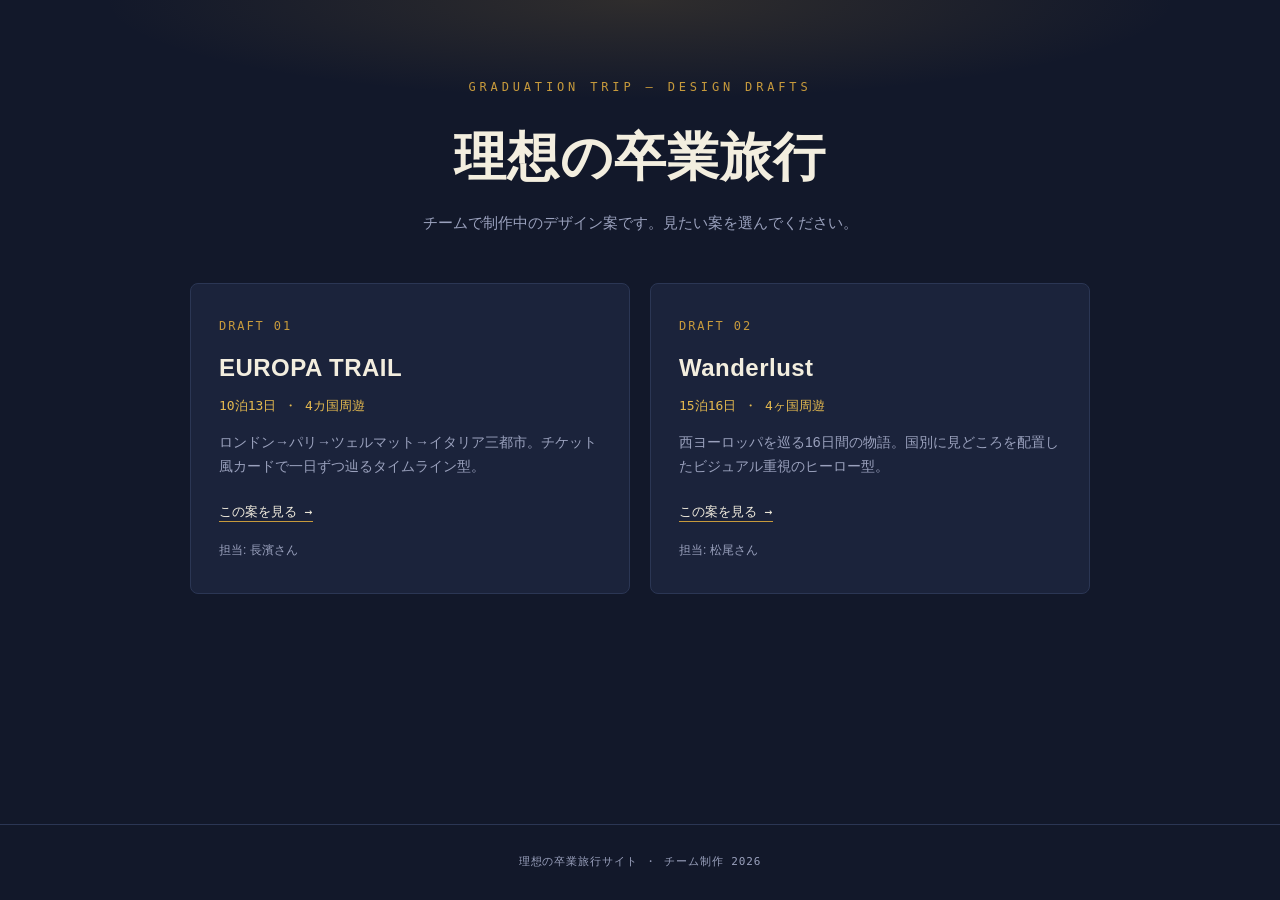
<file: index.html>
<!DOCTYPE html>
<html lang="ja">
<head>
<meta charset="UTF-8">
<meta name="viewport" content="width=device-width, initial-scale=1.0">
<title>理想の卒業旅行 — デザイン案</title>
<style>
  :root {
    --ink: #12182A;
    --ink-soft: #1B233B;
    --ink-line: #2B3654;
    --gold: #C79A3C;
    --gold-bright: #E4B94F;
    --text: #F3EEDF;
    --text-muted: #9AA1BD;
  }
  * { box-sizing: border-box; }
  body {
    margin: 0;
    min-height: 100vh;
    background: var(--ink);
    color: var(--text);
    font-family: "Hiragino Kaku Gothic ProN", "Yu Gothic", "Meiryo", sans-serif;
    line-height: 1.7;
    display: flex;
    flex-direction: column;
  }
  .wrap { width: 90%; max-width: 900px; margin: 0 auto; }
  header {
    text-align: center;
    padding: 72px 0 48px;
    position: relative;
    overflow: hidden;
  }
  header::before {
    content: "";
    position: absolute; inset: 0;
    background: radial-gradient(ellipse 60% 50% at 50% 0%, rgba(199,154,60,0.16), transparent 70%);
    pointer-events: none;
  }
  .eyebrow {
    font-size: 12px; letter-spacing: 0.32em; color: var(--gold);
    text-transform: uppercase; font-family: monospace;
  }
  h1 {
    font-size: clamp(30px, 6vw, 52px);
    margin: 14px 0 8px; font-weight: 700; letter-spacing: 0.02em;
  }
  header p { color: var(--text-muted); margin: 0; font-size: 15px; }

  .cards {
    display: grid; grid-template-columns: 1fr; gap: 20px;
    padding-bottom: 64px;
  }
  @media (min-width: 640px) { .cards { grid-template-columns: 1fr 1fr; } }

  .card {
    display: block; text-decoration: none; color: inherit;
    background: var(--ink-soft);
    border: 1px solid var(--ink-line);
    border-radius: 8px;
    padding: 32px 28px;
    transition: transform 0.2s ease, border-color 0.2s ease;
  }
  .card:hover { transform: translateY(-4px); border-color: var(--gold-bright); }
  .card .num {
    font-family: monospace; font-size: 12px; letter-spacing: 0.16em;
    color: var(--gold); display: block; margin-bottom: 12px;
  }
  .card h2 { margin: 0 0 6px; font-size: 24px; letter-spacing: 0.02em; }
  .card .sub { color: var(--gold-bright); font-size: 13px; margin-bottom: 14px; font-family: monospace; }
  .card .desc { color: var(--text-muted); font-size: 14px; margin: 0 0 18px; }
  .card .go {
    font-size: 13px; color: var(--text); font-family: monospace;
    border-bottom: 1px solid var(--gold); padding-bottom: 2px;
  }
  .credit { font-size: 12px; color: var(--text-muted); margin-top: 16px; }

  footer {
    margin-top: auto;
    border-top: 1px solid var(--ink-line);
    padding: 28px 0; text-align: center;
    font-family: monospace; font-size: 11px; letter-spacing: 0.08em;
    color: var(--text-muted);
  }
</style>
</head>
<body>

<header>
  <div class="wrap">
    <span class="eyebrow">Graduation Trip — Design Drafts</span>
    <h1>理想の卒業旅行</h1>
    <p>チームで制作中のデザイン案です。見たい案を選んでください。</p>
  </div>
</header>

<div class="wrap">
  <div class="cards">
    <a class="card" href="site1/index.html">
      <span class="num">DRAFT 01</span>
      <h2>EUROPA TRAIL</h2>
      <div class="sub">10泊13日 ・ 4カ国周遊</div>
      <p class="desc">ロンドン→パリ→ツェルマット→イタリア三都市。チケット風カードで一日ずつ辿るタイムライン型。</p>
      <span class="go">この案を見る →</span>
      <div class="credit">担当: 長濱さん</div>
    </a>

    <a class="card" href="site2/index.html">
      <span class="num">DRAFT 02</span>
      <h2>Wanderlust</h2>
      <div class="sub">15泊16日 ・ 4ヶ国周遊</div>
      <p class="desc">西ヨーロッパを巡る16日間の物語。国別に見どころを配置したビジュアル重視のヒーロー型。</p>
      <span class="go">この案を見る →</span>
      <div class="credit">担当: 松尾さん</div>
    </a>
  </div>
</div>

<footer>
  理想の卒業旅行サイト ・ チーム制作 2026
</footer>

</body>
</html>
</file>
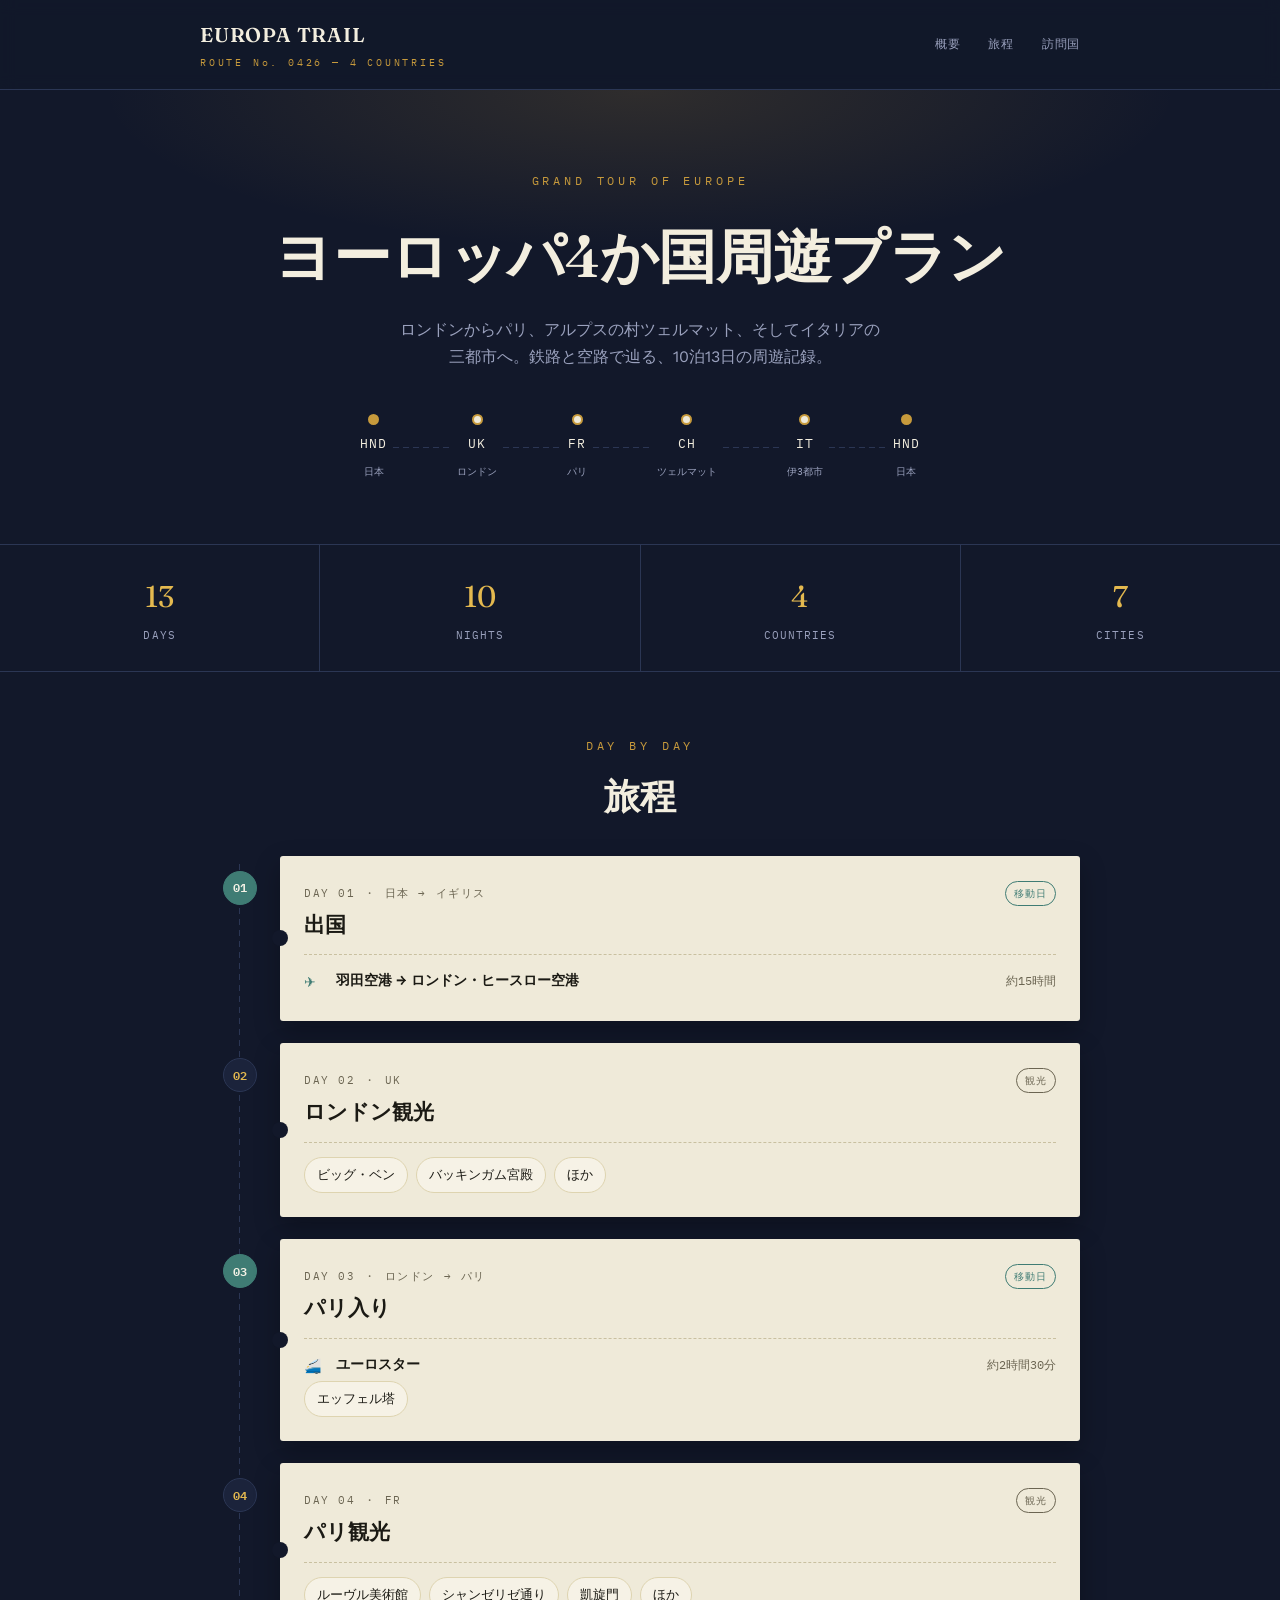
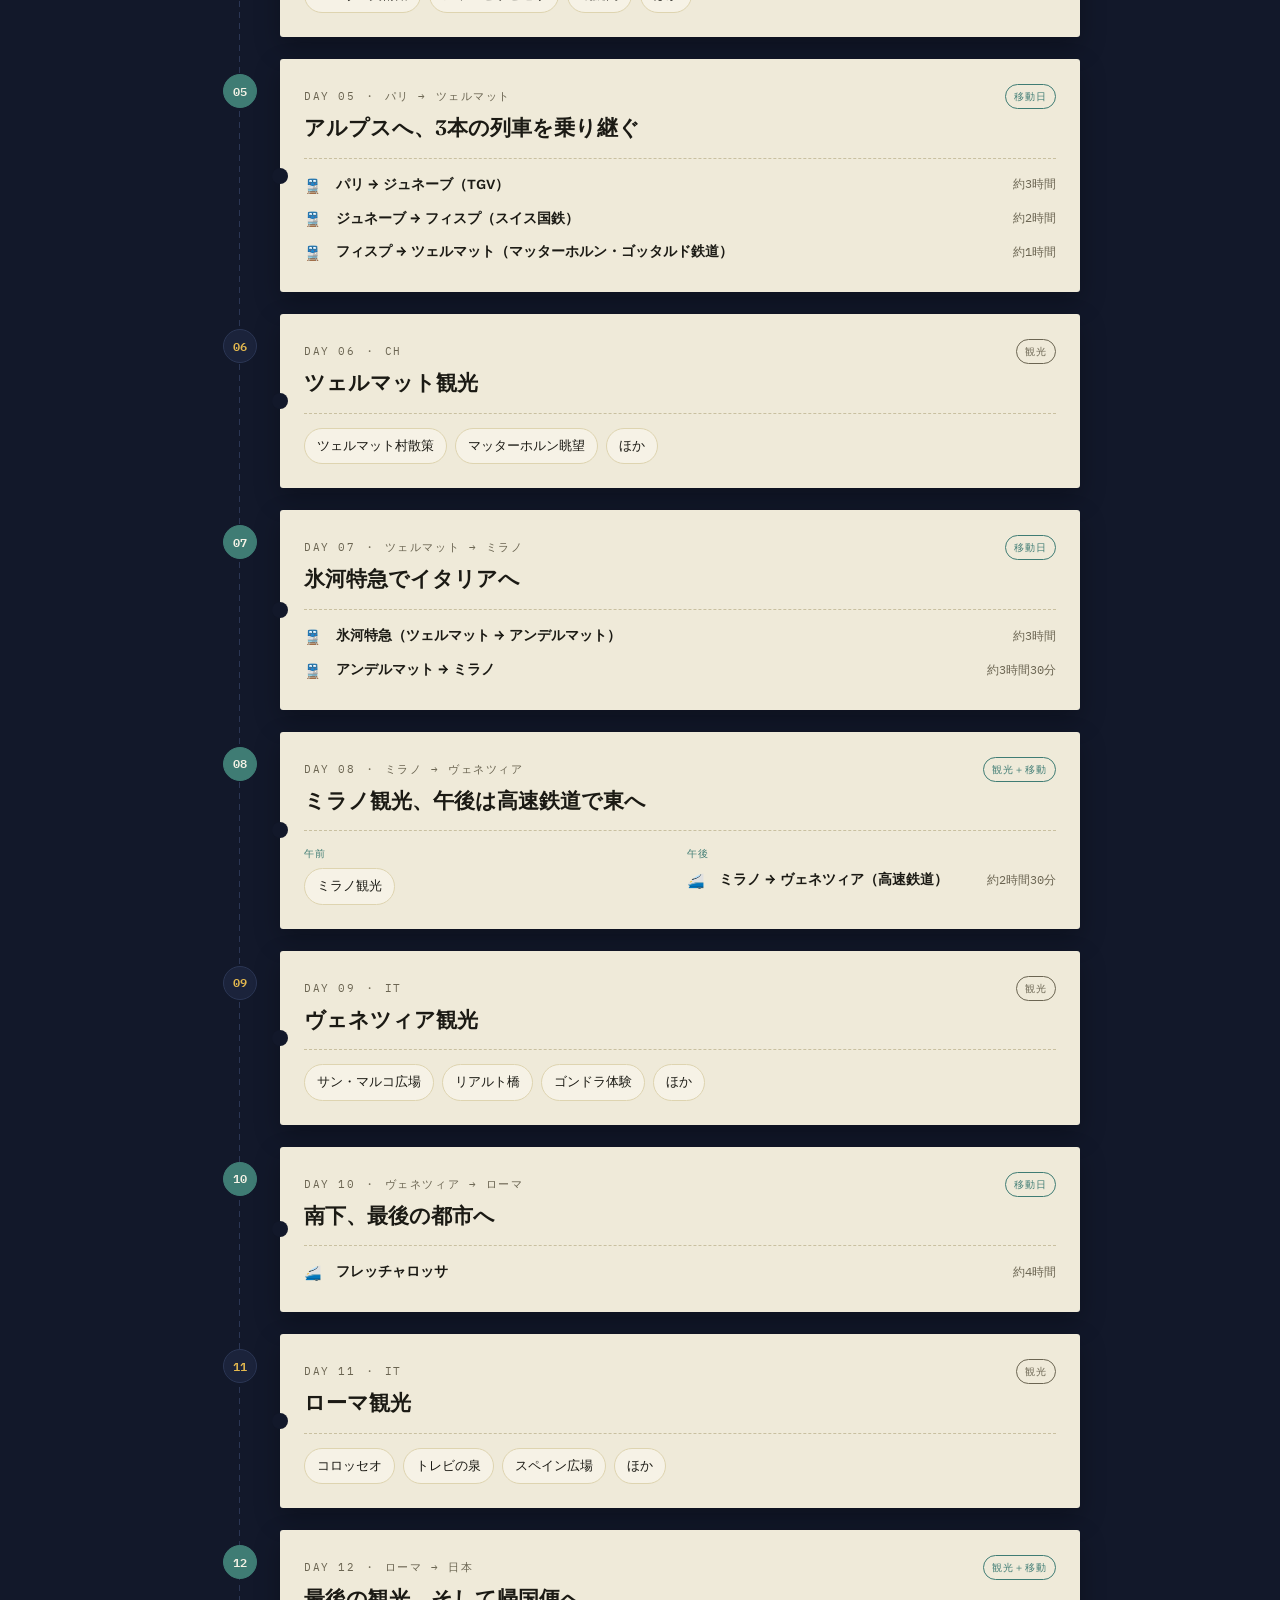
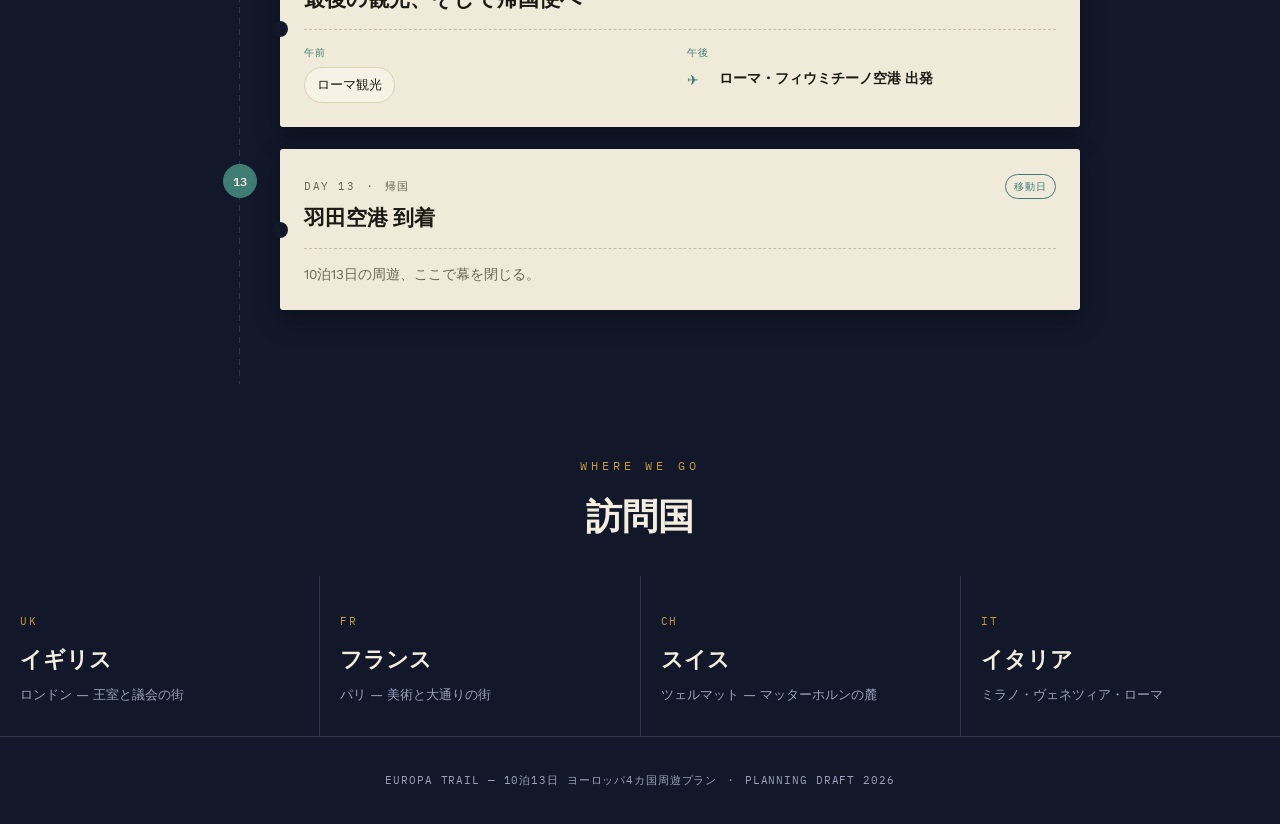
<file: site1/index.html>
<!DOCTYPE html>
<html lang="ja">
<head>
<meta charset="UTF-8">
<meta name="viewport" content="width=device-width, initial-scale=1.0">
<title>EUROPA TRAIL — ヨーロッパ4カ国周遊プラン</title>
<link rel="preconnect" href="https://fonts.googleapis.com">
<link rel="preconnect" href="https://fonts.gstatic.com" crossorigin>
<link href="https://fonts.googleapis.com/css2?family=Fraunces:opsz,wght@9..144,500;9..144,600;9..144,700&family=Work+Sans:wght@400;500;600&family=IBM+Plex+Mono:wght@400;500&display=swap" rel="stylesheet">
<link rel="stylesheet" href="style.css">
</head>
<body>

<header class="site-header">
    <div class="container header-inner">
        <h1 class="logo">EUROPA TRAIL<span>ROUTE No. 0426 — 4 COUNTRIES</span></h1>
        <nav class="nav">
            <ul>
                <li><a href="#overview">概要</a></li>
                <li><a href="#itinerary">旅程</a></li>
                <li><a href="#countries">訪問国</a></li>
            </ul>
        </nav>
    </div>
</header>

<section class="hero" id="overview">
    <div class="container">
        <span class="eyebrow">Grand Tour of Europe</span>
        <h2>ヨーロッパ4か国周遊プラン</h2>
        <p class="lede">ロンドンからパリ、アルプスの村ツェルマット、そしてイタリアの三都市へ。鉄路と空路で辿る、10泊13日の周遊記録。</p>

        <div class="route-map" aria-hidden="true">
            <div class="node origin"><span class="dot"></span><span class="code">HND</span><span class="city">日本</span></div>
            <div class="seg"></div>
            <div class="node"><span class="dot"></span><span class="code">UK</span><span class="city">ロンドン</span></div>
            <div class="seg"></div>
            <div class="node"><span class="dot"></span><span class="code">FR</span><span class="city">パリ</span></div>
            <div class="seg"></div>
            <div class="node"><span class="dot"></span><span class="code">CH</span><span class="city">ツェルマット</span></div>
            <div class="seg"></div>
            <div class="node"><span class="dot"></span><span class="code">IT</span><span class="city">伊3都市</span></div>
            <div class="seg"></div>
            <div class="node dest"><span class="dot"></span><span class="code">HND</span><span class="city">日本</span></div>
        </div>
    </div>
</section>

<div class="stats">
    <div class="stat"><span class="num">13</span><span class="label">DAYS</span></div>
    <div class="stat"><span class="num">10</span><span class="label">NIGHTS</span></div>
    <div class="stat"><span class="num">4</span><span class="label">COUNTRIES</span></div>
    <div class="stat"><span class="num">7</span><span class="label">CITIES</span></div>
</div>

<main>
    <div class="section-head" id="itinerary">
        <span class="eyebrow">Day by Day</span>
        <h3>旅程</h3>
    </div>

    <div class="container">
        <div class="timeline">

            <!-- Day 1 -->
            <article class="day is-travel">
                <div class="marker"><div class="badge">01</div></div>
                <div class="ticket">
                    <div class="ticket-top">
                        <div>
                            <span class="ticket-day">DAY 01 ・ 日本 → イギリス</span>
                            <h4 class="ticket-title">出国</h4>
                        </div>
                        <span class="tag">移動日</span>
                    </div>
                    <div class="legs">
                        <div class="leg">
                            <span class="icon">✈</span>
                            <span class="route">羽田空港 → ロンドン・ヒースロー空港</span>
                            <span class="duration">約15時間</span>
                        </div>
                    </div>
                </div>
            </article>

            <!-- Day 2 -->
            <article class="day">
                <div class="marker"><div class="badge">02</div></div>
                <div class="ticket">
                    <div class="ticket-top">
                        <div>
                            <span class="ticket-day">DAY 02 ・ UK</span>
                            <h4 class="ticket-title">ロンドン観光</h4>
                        </div>
                        <span class="tag">観光</span>
                    </div>
                    <div class="spots">
                        <span class="spot">ビッグ・ベン</span>
                        <span class="spot">バッキンガム宮殿</span>
                        <span class="spot">ほか</span>
                    </div>
                </div>
            </article>

            <!-- Day 3 -->
            <article class="day is-travel">
                <div class="marker"><div class="badge">03</div></div>
                <div class="ticket">
                    <div class="ticket-top">
                        <div>
                            <span class="ticket-day">DAY 03 ・ ロンドン → パリ</span>
                            <h4 class="ticket-title">パリ入り</h4>
                        </div>
                        <span class="tag">移動日</span>
                    </div>
                    <div class="legs">
                        <div class="leg">
                            <span class="icon">🚄</span>
                            <span class="route">ユーロスター</span>
                            <span class="duration">約2時間30分</span>
                        </div>
                    </div>
                    <div class="spots">
                        <span class="spot">エッフェル塔</span>
                    </div>
                </div>
            </article>

            <!-- Day 4 -->
            <article class="day">
                <div class="marker"><div class="badge">04</div></div>
                <div class="ticket">
                    <div class="ticket-top">
                        <div>
                            <span class="ticket-day">DAY 04 ・ FR</span>
                            <h4 class="ticket-title">パリ観光</h4>
                        </div>
                        <span class="tag">観光</span>
                    </div>
                    <div class="spots">
                        <span class="spot">ルーヴル美術館</span>
                        <span class="spot">シャンゼリゼ通り</span>
                        <span class="spot">凱旋門</span>
                        <span class="spot">ほか</span>
                    </div>
                </div>
            </article>

            <!-- Day 5 -->
            <article class="day is-travel">
                <div class="marker"><div class="badge">05</div></div>
                <div class="ticket">
                    <div class="ticket-top">
                        <div>
                            <span class="ticket-day">DAY 05 ・ パリ → ツェルマット</span>
                            <h4 class="ticket-title">アルプスへ、3本の列車を乗り継ぐ</h4>
                        </div>
                        <span class="tag">移動日</span>
                    </div>
                    <div class="legs">
                        <div class="leg">
                            <span class="icon">🚆</span>
                            <span class="route">パリ → ジュネーブ（TGV）</span>
                            <span class="duration">約3時間</span>
                        </div>
                        <div class="leg">
                            <span class="icon">🚆</span>
                            <span class="route">ジュネーブ → フィスプ（スイス国鉄）</span>
                            <span class="duration">約2時間</span>
                        </div>
                        <div class="leg">
                            <span class="icon">🚆</span>
                            <span class="route">フィスプ → ツェルマット（マッターホルン・ゴッタルド鉄道）</span>
                            <span class="duration">約1時間</span>
                        </div>
                    </div>
                </div>
            </article>

            <!-- Day 6 -->
            <article class="day">
                <div class="marker"><div class="badge">06</div></div>
                <div class="ticket">
                    <div class="ticket-top">
                        <div>
                            <span class="ticket-day">DAY 06 ・ CH</span>
                            <h4 class="ticket-title">ツェルマット観光</h4>
                        </div>
                        <span class="tag">観光</span>
                    </div>
                    <div class="spots">
                        <span class="spot">ツェルマット村散策</span>
                        <span class="spot">マッターホルン眺望</span>
                        <span class="spot">ほか</span>
                    </div>
                </div>
            </article>

            <!-- Day 7 -->
            <article class="day is-travel">
                <div class="marker"><div class="badge">07</div></div>
                <div class="ticket">
                    <div class="ticket-top">
                        <div>
                            <span class="ticket-day">DAY 07 ・ ツェルマット → ミラノ</span>
                            <h4 class="ticket-title">氷河特急でイタリアへ</h4>
                        </div>
                        <span class="tag">移動日</span>
                    </div>
                    <div class="legs">
                        <div class="leg">
                            <span class="icon">🚆</span>
                            <span class="route">氷河特急（ツェルマット → アンデルマット）</span>
                            <span class="duration">約3時間</span>
                        </div>
                        <div class="leg">
                            <span class="icon">🚆</span>
                            <span class="route">アンデルマット → ミラノ</span>
                            <span class="duration">約3時間30分</span>
                        </div>
                    </div>
                </div>
            </article>

            <!-- Day 8 -->
            <article class="day is-travel">
                <div class="marker"><div class="badge">08</div></div>
                <div class="ticket">
                    <div class="ticket-top">
                        <div>
                            <span class="ticket-day">DAY 08 ・ ミラノ → ヴェネツィア</span>
                            <h4 class="ticket-title">ミラノ観光、午後は高速鉄道で東へ</h4>
                        </div>
                        <span class="tag">観光＋移動</span>
                    </div>
                    <div class="split">
                        <div class="half">
                            <span class="half-label">午前</span>
                            <div class="spots"><span class="spot">ミラノ観光</span></div>
                        </div>
                        <div class="half">
                            <span class="half-label">午後</span>
                            <div class="legs">
                                <div class="leg">
                                    <span class="icon">🚄</span>
                                    <span class="route">ミラノ → ヴェネツィア（高速鉄道）</span>
                                    <span class="duration">約2時間30分</span>
                                </div>
                            </div>
                        </div>
                    </div>
                </div>
            </article>

            <!-- Day 9 -->
            <article class="day">
                <div class="marker"><div class="badge">09</div></div>
                <div class="ticket">
                    <div class="ticket-top">
                        <div>
                            <span class="ticket-day">DAY 09 ・ IT</span>
                            <h4 class="ticket-title">ヴェネツィア観光</h4>
                        </div>
                        <span class="tag">観光</span>
                    </div>
                    <div class="spots">
                        <span class="spot">サン・マルコ広場</span>
                        <span class="spot">リアルト橋</span>
                        <span class="spot">ゴンドラ体験</span>
                        <span class="spot">ほか</span>
                    </div>
                </div>
            </article>

            <!-- Day 10 -->
            <article class="day is-travel">
                <div class="marker"><div class="badge">10</div></div>
                <div class="ticket">
                    <div class="ticket-top">
                        <div>
                            <span class="ticket-day">DAY 10 ・ ヴェネツィア → ローマ</span>
                            <h4 class="ticket-title">南下、最後の都市へ</h4>
                        </div>
                        <span class="tag">移動日</span>
                    </div>
                    <div class="legs">
                        <div class="leg">
                            <span class="icon">🚄</span>
                            <span class="route">フレッチャロッサ</span>
                            <span class="duration">約4時間</span>
                        </div>
                    </div>
                </div>
            </article>

            <!-- Day 11 -->
            <article class="day">
                <div class="marker"><div class="badge">11</div></div>
                <div class="ticket">
                    <div class="ticket-top">
                        <div>
                            <span class="ticket-day">DAY 11 ・ IT</span>
                            <h4 class="ticket-title">ローマ観光</h4>
                        </div>
                        <span class="tag">観光</span>
                    </div>
                    <div class="spots">
                        <span class="spot">コロッセオ</span>
                        <span class="spot">トレビの泉</span>
                        <span class="spot">スペイン広場</span>
                        <span class="spot">ほか</span>
                    </div>
                </div>
            </article>

            <!-- Day 12 -->
            <article class="day is-travel">
                <div class="marker"><div class="badge">12</div></div>
                <div class="ticket">
                    <div class="ticket-top">
                        <div>
                            <span class="ticket-day">DAY 12 ・ ローマ → 日本</span>
                            <h4 class="ticket-title">最後の観光、そして帰国便へ</h4>
                        </div>
                        <span class="tag">観光＋移動</span>
                    </div>
                    <div class="split">
                        <div class="half">
                            <span class="half-label">午前</span>
                            <div class="spots"><span class="spot">ローマ観光</span></div>
                        </div>
                        <div class="half">
                            <span class="half-label">午後</span>
                            <div class="legs">
                                <div class="leg">
                                    <span class="icon">✈</span>
                                    <span class="route">ローマ・フィウミチーノ空港 出発</span>
                                </div>
                            </div>
                        </div>
                    </div>
                </div>
            </article>

            <!-- Day 13 -->
            <article class="day is-travel">
                <div class="marker"><div class="badge">13</div></div>
                <div class="ticket">
                    <div class="ticket-top">
                        <div>
                            <span class="ticket-day">DAY 13 ・ 帰国</span>
                            <h4 class="ticket-title">羽田空港 到着</h4>
                        </div>
                        <span class="tag">移動日</span>
                    </div>
                    <p class="day-note">10泊13日の周遊、ここで幕を閉じる。</p>
                </div>
            </article>

        </div>
    </div>

    <div class="section-head" id="countries">
        <span class="eyebrow">Where We Go</span>
        <h3>訪問国</h3>
    </div>

    <div class="countries">
        <div class="country">
            <span class="code">UK</span>
            <h4>イギリス</h4>
            <p>ロンドン — 王室と議会の街</p>
        </div>
        <div class="country">
            <span class="code">FR</span>
            <h4>フランス</h4>
            <p>パリ — 美術と大通りの街</p>
        </div>
        <div class="country">
            <span class="code">CH</span>
            <h4>スイス</h4>
            <p>ツェルマット — マッターホルンの麓</p>
        </div>
        <div class="country">
            <span class="code">IT</span>
            <h4>イタリア</h4>
            <p>ミラノ・ヴェネツィア・ローマ</p>
        </div>
    </div>
</main>

<footer class="footer">
    <div class="container">
        <p>EUROPA TRAIL — 10泊13日 ヨーロッパ4カ国周遊プラン ・ PLANNING DRAFT 2026</p>
    </div>
</footer>

<script>
// 旅程カードをスクロールで順に表示
const days = document.querySelectorAll('.day');
if ('IntersectionObserver' in window) {
    const io = new IntersectionObserver((entries) => {
        entries.forEach((entry) => {
            if (entry.isIntersecting) {
                entry.target.classList.add('is-visible');
                io.unobserve(entry.target);
            }
        });
    }, { threshold: 0.15, rootMargin: '0px 0px -40px 0px' });
    days.forEach((day) => io.observe(day));
} else {
    days.forEach((day) => day.classList.add('is-visible'));
}
</script>

</body>
</html>
</file>
<file: site1/style.css>
/* ==========================================================
   EUROPA TRAIL — 10泊13日 ヨーロッパ4カ国周遊プラン
   Design tokens
   ========================================================== */
:root {
    /* color */
    --ink: #12182A;         /* primary dark background — evening rail sky */
    --ink-soft: #1B233B;    /* card surface on dark */
    --ink-line: #2B3654;    /* hairlines on dark */
    --paper: #EFEAD9;       /* ticket stock */
    --paper-soft: #F6F2E6;
    --text-onlight: #1B1A14;
    --text-onlight-muted: #6B6552;
    --text-ondark: #F3EEDF;
    --text-ondark-muted: #9AA1BD;
    --gold: #C79A3C;        /* brass fitting / departure-board amber */
    --gold-bright: #E4B94F;
    --teal: #3F7C74;        /* route line, alps */

    /* type */
    --font-display: "Fraunces", "Hiragino Mincho ProN", serif;
    --font-body: "Work Sans", "Hiragino Kaku Gothic ProN", sans-serif;
    --font-mono: "IBM Plex Mono", "Courier New", monospace;

    --radius: 3px;
}

* { box-sizing: border-box; }

html { scroll-behavior: smooth; }

@media (prefers-reduced-motion: reduce) {
    html { scroll-behavior: auto; }
    * { animation-duration: 0.01ms !important; animation-iteration-count: 1 !important; transition-duration: 0.01ms !important; }
}

body {
    margin: 0;
    background: var(--ink);
    color: var(--text-ondark);
    font-family: var(--font-body);
    line-height: 1.7;
    -webkit-font-smoothing: antialiased;
}

.container {
    width: 92%;
    max-width: 880px;
    margin: 0 auto;
}

a { color: inherit; }

::selection { background: var(--gold); color: var(--ink); }

/* ---------- focus ---------- */
a:focus-visible,
button:focus-visible {
    outline: 2px solid var(--gold-bright);
    outline-offset: 3px;
}

/* ---------- header ---------- */
.site-header {
    position: sticky;
    top: 0;
    z-index: 40;
    background: rgba(18, 24, 42, 0.88);
    backdrop-filter: blur(8px);
    border-bottom: 1px solid var(--ink-line);
}

.header-inner {
    display: flex;
    justify-content: space-between;
    align-items: center;
    padding: 18px 0;
}

.logo {
    margin: 0;
    font-family: var(--font-display);
    font-size: 20px;
    font-weight: 600;
    letter-spacing: 0.04em;
}

.logo span {
    display: block;
    font-family: var(--font-mono);
    font-size: 10px;
    letter-spacing: 0.28em;
    color: var(--gold);
    font-weight: 400;
    margin-top: 2px;
}

.nav ul {
    display: flex;
    gap: 28px;
    list-style: none;
    margin: 0;
    padding: 0;
    font-family: var(--font-mono);
    font-size: 12px;
    letter-spacing: 0.06em;
}

.nav a {
    text-decoration: none;
    color: var(--text-ondark-muted);
    padding-bottom: 3px;
    border-bottom: 1px solid transparent;
    transition: color 0.2s ease, border-color 0.2s ease;
}

.nav a:hover { color: var(--gold-bright); border-color: var(--gold-bright); }

/* ---------- hero ---------- */
.hero {
    padding: 76px 0 56px;
    text-align: center;
    position: relative;
    overflow: hidden;
}

.hero::before {
    content: "";
    position: absolute;
    inset: 0;
    background:
        radial-gradient(ellipse 60% 50% at 50% 0%, rgba(199, 154, 60, 0.16), transparent 70%);
    pointer-events: none;
}

.eyebrow {
    font-family: var(--font-mono);
    font-size: 12px;
    letter-spacing: 0.32em;
    color: var(--gold);
    text-transform: uppercase;
}

.hero h2 {
    font-family: var(--font-display);
    font-weight: 600;
    font-size: clamp(34px, 6vw, 58px);
    margin: 14px 0 10px;
    letter-spacing: -0.01em;
}

.hero p.lede {
    font-size: 16px;
    color: var(--text-ondark-muted);
    max-width: 480px;
    margin: 0 auto;
}

/* route diagram — signature element */
.route-map {
    display: flex;
    align-items: center;
    justify-content: center;
    gap: 6px;
    margin: 44px auto 8px;
    max-width: 560px;
    font-family: var(--font-mono);
    position: relative;
}

.route-map .node {
    display: flex;
    flex-direction: column;
    align-items: center;
    gap: 8px;
    flex: 0 0 auto;
}

.route-map .dot {
    width: 11px;
    height: 11px;
    border-radius: 50%;
    background: var(--paper);
    border: 2px solid var(--gold);
}

.route-map .node.origin .dot,
.route-map .node.dest .dot {
    background: var(--gold);
}

.route-map .code {
    font-size: 13px;
    letter-spacing: 0.08em;
    color: var(--text-ondark);
}

.route-map .city {
    font-size: 10px;
    color: var(--text-ondark-muted);
}

.route-map .seg {
    flex: 1 1 auto;
    height: 1px;
    background: repeating-linear-gradient(90deg, var(--ink-line) 0 6px, transparent 6px 10px);
    position: relative;
    min-width: 24px;
}

/* ---------- trip stats strip ---------- */
.stats {
    display: grid;
    grid-template-columns: repeat(4, 1fr);
    gap: 1px;
    background: var(--ink-line);
    border-top: 1px solid var(--ink-line);
    border-bottom: 1px solid var(--ink-line);
}

.stats .stat {
    background: var(--ink);
    padding: 26px 12px;
    text-align: center;
}

.stats .num {
    font-family: var(--font-display);
    font-size: 30px;
    color: var(--gold-bright);
    display: block;
}

.stats .label {
    font-family: var(--font-mono);
    font-size: 11px;
    letter-spacing: 0.1em;
    color: var(--text-ondark-muted);
    margin-top: 4px;
    display: block;
}

/* ---------- section headings ---------- */
.section-head {
    padding: 64px 0 28px;
    text-align: center;
}

.section-head .eyebrow { display: block; margin-bottom: 10px; }

.section-head h3 {
    font-family: var(--font-display);
    font-size: clamp(26px, 4vw, 36px);
    margin: 0;
    font-weight: 600;
}

/* ---------- itinerary timeline ---------- */
.timeline {
    position: relative;
    padding: 0 0 60px;
}

.timeline::before {
    content: "";
    position: absolute;
    left: 27px;
    top: 8px;
    bottom: 8px;
    width: 1px;
    background: repeating-linear-gradient(180deg, var(--ink-line) 0 6px, transparent 6px 11px);
}

@media (min-width: 620px) {
    .timeline::before { left: 39px; }
}

.day {
    position: relative;
    padding-left: 56px;
    margin-bottom: 22px;
    opacity: 0;
    transform: translateY(14px);
    transition: opacity 0.6s ease, transform 0.6s ease;
}

@media (min-width: 620px) {
    .day { padding-left: 80px; }
}

.day.is-visible { opacity: 1; transform: none; }

.day .marker {
    position: absolute;
    left: 0;
    top: 4px;
    width: 56px;
    height: 56px;
    display: flex;
    align-items: center;
    justify-content: center;
    font-family: var(--font-mono);
}

@media (min-width: 620px) { .day .marker { width: 80px; } }

.day .marker .badge {
    width: 34px;
    height: 34px;
    border-radius: 50%;
    background: var(--ink-soft);
    border: 1px solid var(--ink-line);
    display: flex;
    align-items: center;
    justify-content: center;
    font-size: 12px;
    color: var(--gold-bright);
    font-weight: 600;
}

.day.is-travel .marker .badge {
    background: var(--teal);
    border-color: var(--teal);
    color: var(--paper-soft);
}

/* ticket-stub card */
.ticket {
    background: var(--paper);
    color: var(--text-onlight);
    border-radius: var(--radius);
    padding: 22px 24px 24px;
    position: relative;
    box-shadow: 0 10px 26px rgba(0,0,0,0.28);
}

.ticket::before {
    content: "";
    position: absolute;
    left: -8px;
    top: 50%;
    transform: translateY(-50%);
    width: 16px;
    height: 16px;
    border-radius: 50%;
    background: var(--ink);
    display: none;
}

@media (min-width: 620px) {
    .ticket::before { display: block; }
}

.ticket-top {
    display: flex;
    align-items: baseline;
    justify-content: space-between;
    gap: 12px;
    flex-wrap: wrap;
    border-bottom: 1px dashed #C9C0A0;
    padding-bottom: 12px;
    margin-bottom: 14px;
}

.ticket-day {
    font-family: var(--font-mono);
    font-size: 11px;
    letter-spacing: 0.14em;
    color: var(--text-onlight-muted);
}

.ticket-title {
    font-family: var(--font-display);
    font-size: 21px;
    font-weight: 600;
    margin: 2px 0 0;
}

.tag {
    font-family: var(--font-mono);
    font-size: 10px;
    letter-spacing: 0.1em;
    padding: 3px 8px;
    border: 1px solid var(--text-onlight-muted);
    border-radius: 20px;
    color: var(--text-onlight-muted);
    white-space: nowrap;
}

.day.is-travel .tag {
    border-color: var(--teal);
    color: var(--teal);
}

/* legs (transport segments) */
.legs {
    display: flex;
    flex-direction: column;
    gap: 10px;
    margin-bottom: 4px;
}

.leg {
    display: flex;
    align-items: center;
    gap: 12px;
    font-size: 14px;
}

.leg .icon {
    flex: 0 0 auto;
    width: 20px;
    height: 20px;
    color: var(--teal);
}

.leg .icon svg { width: 100%; height: 100%; display: block; }

.leg .route {
    font-weight: 600;
}

.leg .duration {
    margin-left: auto;
    font-family: var(--font-mono);
    font-size: 12px;
    color: var(--text-onlight-muted);
    white-space: nowrap;
    padding-left: 10px;
}

/* highlight spots */
.spots {
    display: flex;
    flex-wrap: wrap;
    gap: 8px;
    margin-top: 4px;
}

.spot {
    font-size: 13px;
    padding: 6px 12px;
    background: var(--paper-soft);
    border: 1px solid #DED4B0;
    border-radius: 20px;
}

.day-note {
    font-size: 13.5px;
    color: var(--text-onlight-muted);
    margin: 10px 0 0;
}

/* half-day split (AM/PM) */
.split {
    display: grid;
    grid-template-columns: 1fr;
    gap: 14px;
}

@media (min-width: 480px) {
    .split { grid-template-columns: 1fr 1fr; }
}

.split .half .half-label {
    font-family: var(--font-mono);
    font-size: 10px;
    letter-spacing: 0.14em;
    color: var(--teal);
    display: block;
    margin-bottom: 6px;
}

/* ---------- countries summary ---------- */
.countries {
    display: grid;
    grid-template-columns: repeat(2, 1fr);
    gap: 1px;
    background: var(--ink-line);
}

@media (min-width: 700px) {
    .countries { grid-template-columns: repeat(4, 1fr); }
}

.country {
    background: var(--ink);
    padding: 30px 20px;
}

.country .code {
    font-family: var(--font-mono);
    font-size: 11px;
    color: var(--gold);
    letter-spacing: 0.16em;
}

.country h4 {
    font-family: var(--font-display);
    font-size: 22px;
    margin: 8px 0 6px;
    font-weight: 600;
}

.country p {
    font-size: 13px;
    color: var(--text-ondark-muted);
    margin: 0;
}

/* ---------- footer ---------- */
.footer {
    border-top: 1px solid var(--ink-line);
    padding: 34px 0;
    text-align: center;
}

.footer p {
    margin: 0;
    font-family: var(--font-mono);
    font-size: 11px;
    letter-spacing: 0.08em;
    color: var(--text-ondark-muted);
}
</file>
